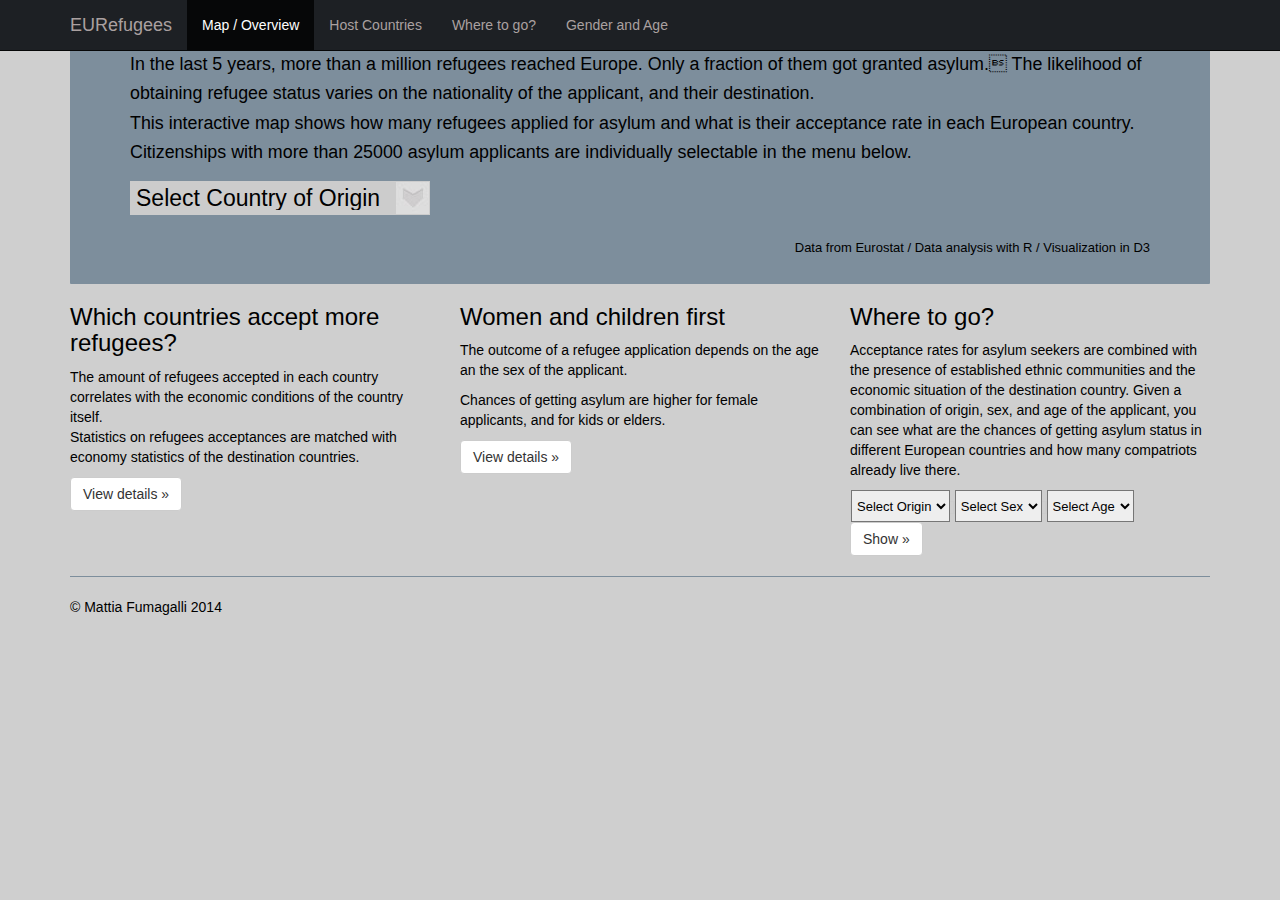
<file: D3/index.html>
<html lang="en-US">
    <head>
        <meta charset="UTF-8">
        <meta http-equiv="refresh" content="1;url=map.html">
        <script type="text/javascript">
            window.location.href = "map.html"
        </script>
        <title>Page Redirection</title>
    </head>
    <body>
        <!-- Note: don't tell people to `click` the link, just tell them that it is a link. -->
        If you are not redirected automatically, follow the <a href='map.html'>link</a>
    </body>
</html>
</file>
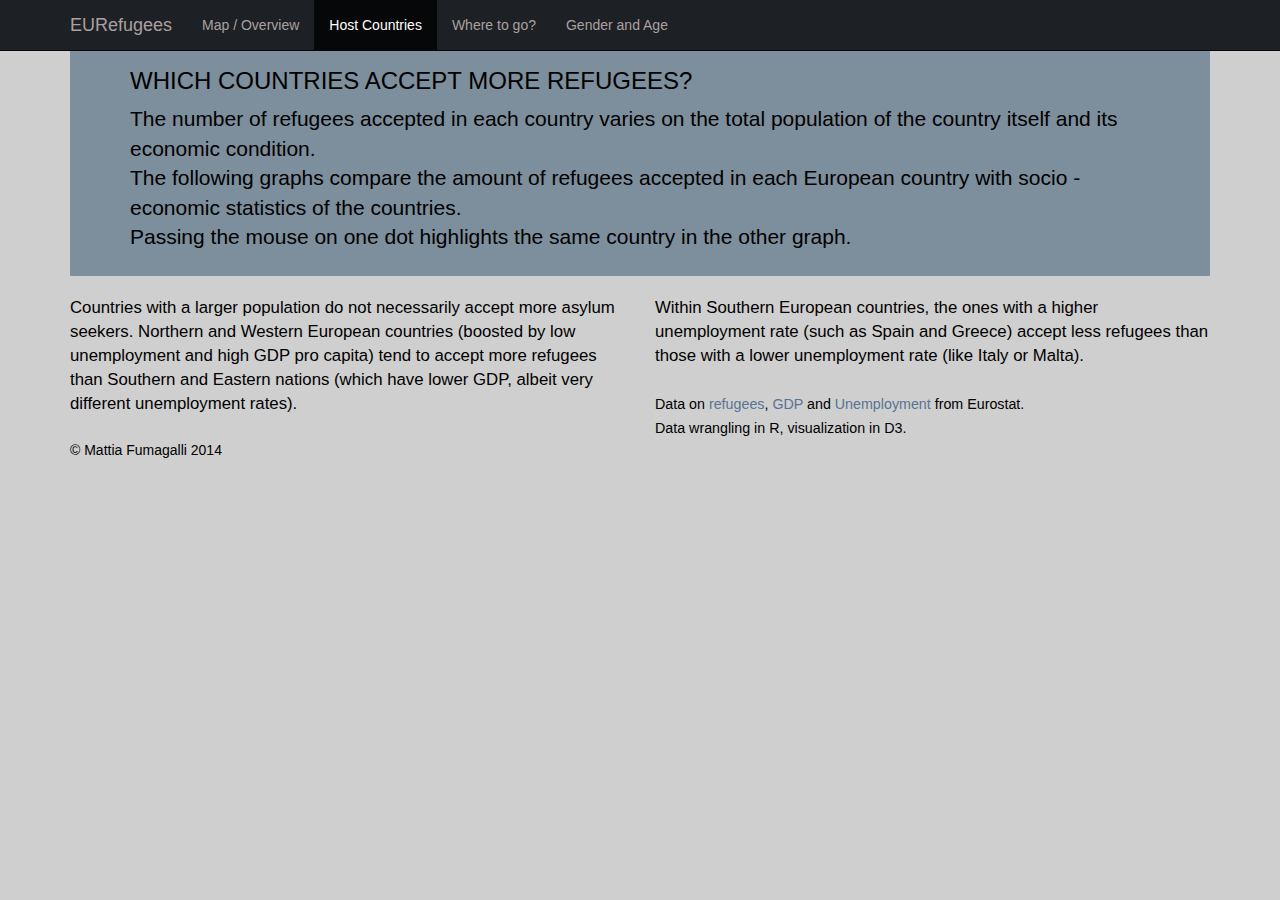
<file: D3/hosts.html>
<!DOCTYPE html>
<html lang="en">
  <head>
    <meta charset="utf-8">
    <meta http-equiv="X-UA-Compatible" content="IE=edge">
    <meta name="viewport" content="width=device-width, initial-scale=1">
    <meta name="description" content="">
    <meta name="author" content="">
    <link rel="icon" href="../../favicon.ico">

    <title>Two graphs on this page</title>

	<!-- Mattia's style for d3-->
	<link href="css/twographs.css" rel="stylesheet">

	
    <!-- Bootstrap core CSS -->
    <link href="css/bootstrap.min.css" rel="stylesheet">


	<!-- Optional theme -->
	<link rel="stylesheet" href="css/bootstrap-theme.min.css">

  </head>

  <body>

    <div class="navbar navbar-inverse navbar-fixed-top" role="navigation">
      <div class="container">
        <div class="navbar-header">
          <button type="button" class="navbar-toggle collapsed" data-toggle="collapse" data-target=".navbar-collapse">
            <span class="sr-only">Toggle navigation</span>
            <span class="icon-bar"></span>
            <span class="icon-bar"></span>
            <span class="icon-bar"></span>
          </button>
          <a class="navbar-brand" href="map.html">EURefugees</a>
                <ul class="nav navbar-nav">

          <li><a href="map.html">Map / Overview</a></li>
          <li class="active"><a href="hosts.html">Host Countries</a></li>
          <li><a href="table.html?CITIZEN=Afghanistan&SEX=Males&AGE=0-14">Where to go?</a></li>
          <li ><a href="sexage.html">Gender and Age</a></li>
			</ul>
        </div>
        </div><!--/.navbar-collapse -->
      </div>
    </div><!--/.navbar- -->


    <div class="container">
      <div class="jumbotron">
       <h3>WHICH COUNTRIES ACCEPT MORE REFUGEES?</h3>
        <p>
        
        The number of refugees accepted in each country varies on the total population of the country itself and its economic condition.
        <br>The following graphs compare the amount of refugees accepted in each European country with socio - economic statistics of the countries.
        <br>Passing the mouse on one dot highlights the same country in the other graph.
        
        </p>  		  
      </div>
    </div>

    <div class="container">
      <!-- Example row of columns -->
      <div class="row">

        <div class="col-md-6" id="area1">
        <br>
        </div>

        <div class="col-md-6"  id="area2">
        <br>
        </div>

		    <script src="http://d3js.org/d3.v3.min.js"></script>
  		    <script src="http://d3js.org/colorbrewer.v1.min.js"></script>
     		<script src="http://d3js.org/topojson.v1.min.js"></script>
     		<script src="js/twographs3.js"></script>


      </div>

      <div class="row">

        <div class="col-md-6">
        <big>
        Countries with a larger population do not necessarily accept more asylum seekers. 
        Northern and Western European countries (boosted by low unemployment and high GDP pro capita) tend to accept more refugees than 
        Southern and Eastern nations (which have lower GDP, albeit very different unemployment rates).
          <br>
            <br>
        </big>

        </div>

        <div class="col-md-6">
        <big>

        Within Southern European countries, the ones with a higher unemployment rate (such as Spain and Greece) accept less refugees
        than those with a lower unemployment rate (like Italy or Malta).
        
       <br>
       <br>
        
        <small>
        Data on <a href="http://epp.eurostat.ec.europa.eu/portal/page/portal/product_details/dataset?p_product_code=MIGR_ASYDCFSTA">refugees</a>, 
        <a href="http://appsso.eurostat.ec.europa.eu/nui/show.do?dataset=nama_gdp_c&lang=en">GDP</a> and 
        <a href="http://epp.eurostat.ec.europa.eu/portal/page/portal/employment_unemployment_lfs/data/main_tables">Unemployment</a> from Eurostat. <br>
        Data wrangling in R, visualization in D3.
        </small>        
        </big>

        </div>
      
      </div>



      <footer>
        <p>&copy; Mattia Fumagalli 2014</p>
      </footer>
    </div> <!-- /container -->


    <!-- Bootstrap core JavaScript
    ================================================== -->
    <!-- Placed at the end of the document so the pages load faster -->
    <script src="https://ajax.googleapis.com/ajax/libs/jquery/1.11.1/jquery.min.js"></script>
    <script src="js/bootstrap.min.js"></script>
    <!-- IE10 viewport hack for Surface/desktop Windows 8 bug -->
    <script src="js/ie10-viewport-bug-workaround.js"></script>
  </body>
</html>
</file>
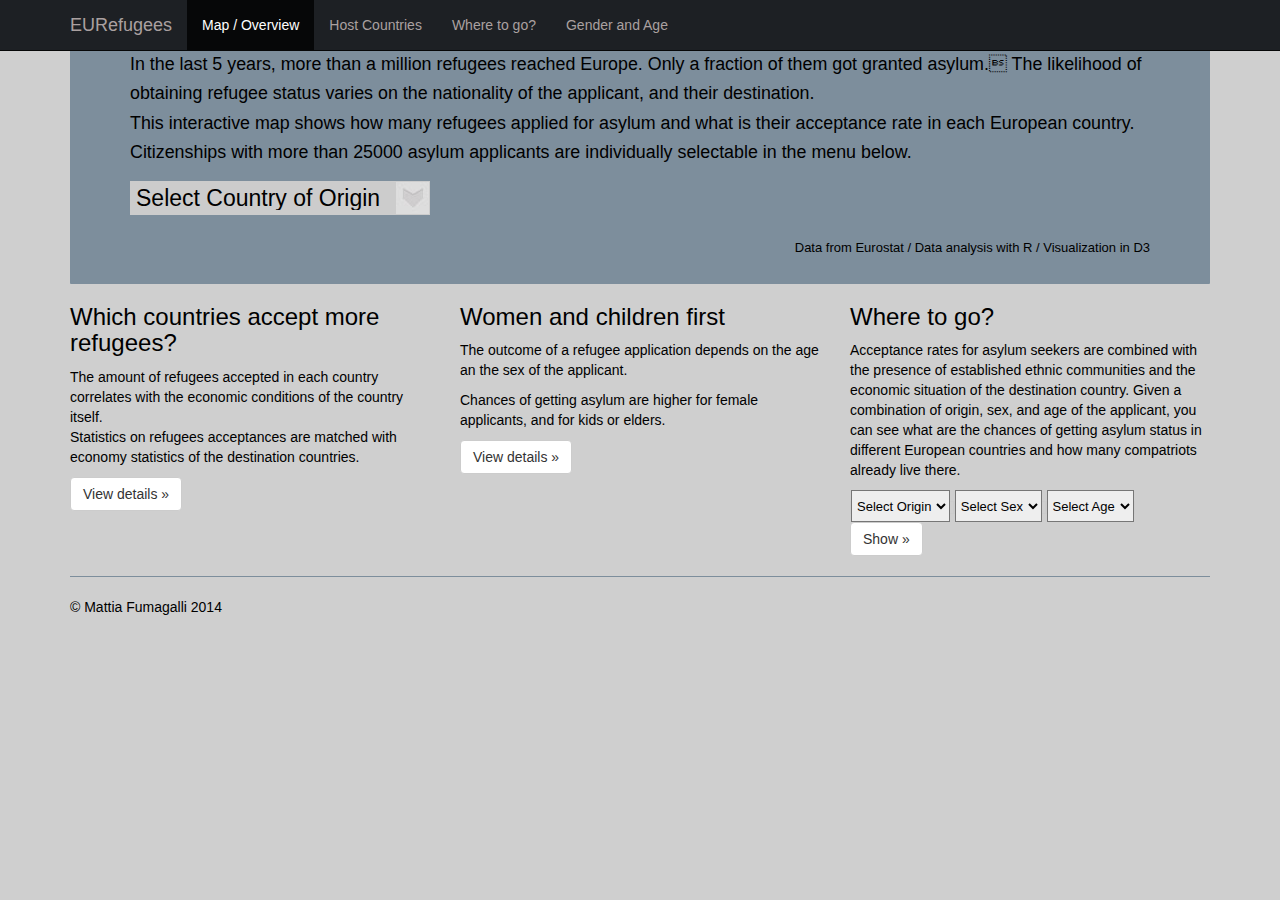
<file: D3/map.html>
<!DOCTYPE html>
<html lang="en">
  <head>
    <meta charset="utf-8">
    <meta http-equiv="X-UA-Compatible" content="IE=edge">
    <meta name="viewport" content="width=device-width, initial-scale=1">
    <meta name="description" content="">
    <meta name="author" content="">
    <link rel="icon" href="../../favicon.ico">

    <title>EURefugees</title>

	<!-- Mattia's style for d3-->
	<link href="css/special.css" rel="stylesheet">

    <!-- Bootstrap core CSS -->
    <link href="css/bootstrap.min.css" rel="stylesheet">

	<!-- Optional theme -->
	<link rel="stylesheet" href="css/bootstrap-theme.min.css">


    <script src="js/bootstrap.min.js"></script>

  </head>

  <body>

  <body>

    <div class="navbar navbar-inverse navbar-fixed-top" role="navigation">
      <div class="container">
        <div class="navbar-header">
          <button type="button" class="navbar-toggle collapsed" data-toggle="collapse" data-target=".navbar-collapse">
            <span class="sr-only">Toggle navigation</span>
            <span class="icon-bar"></span>
            <span class="icon-bar"></span>
            <span class="icon-bar"></span>
          </button>
            <ul class="nav navbar-nav">
          <a class="navbar-brand" href="map.html">EURefugees</a>

          <li  class="active"><a href="map.html">Map / Overview</a></li>
          <li><a href="hosts.html">Host Countries</a></li>
          <li><a href="table.html?CITIZEN=Afghanistan&SEX=Males&AGE=0-14">Where to go?</a></li>
          <li ><a href="sexage.html">Gender and Age</a></li>
			</ul>
        </div>
        </div><!--/.navbar-collapse -->
      </div>
    </div><!--/.navbar- -->

    <!-- Main jumbotron for a primary marketing message or call to action -->

      <div class="container">
    <div class="jumbotron">
        <p> <small>In the last 5 years, more than a million refugees reached Europe.
         Only a fraction of them got granted asylum. The likelihood of obtaining refugee status varies on the nationality of the applicant, and their destination.
		 <br>        
         This interactive map shows how many refugees applied for asylum and what is their acceptance rate in each European country.
         Citizenships with more than 25000 asylum applicants are individually selectable in the menu below.
         </small>
        </p>         

        <div id="containerd3" class="containerd3" style="height: 500px width: 500px">
              		    <div class="styled-select">
		    <select onchange="draw(topo)" id="metric">
	 			   <option selected disabled value="Total">Select Country of Origin</option>
		
		           <option  value="Total">Total</option>
		           <option class="select-dash" disabled="disabled">----</option>

		           <option  value="Afghanistan">Afghanistan</option>    
		           <option  value="Bangladesh">Bangladesh</option>
		           <option  value="China">China</option>
  		           <option  value="Congo">Congo</option>
		           <option  value="Eritrea">Eritrea</option>
		           <option  value="Georgia">Georgia</option>
				   <option  value="Guinea">Guinea</option>
		           <option  value="Kosovo">Kosovo</option>
		           <option  value="Iran">Iran</option>
		           <option  value="Iraq">Iraq</option>
		           <option  value="Macedonia">Macedonia</option>
		           <option  value="Nigeria">Nigeria</option>
			       <option  value="Pakistan">Pakistan</option>
		           <option  value="Russia">Russia</option>
		           <option  value="Serbia">Serbia</option>
		           <option  value="Somalia">Somalia</option>
		           <option  value="Syria">Syria</option>
		           <option  value="Turkey">Turkey</option>

			</select>
			</div>
		  </div>
		    <script src="http://d3js.org/d3.v3.min.js"></script>
  		    <script src="http://d3js.org/colorbrewer.v1.min.js"></script>
     		<script src="http://d3js.org/topojson.v1.min.js"></script>
     		<script src="js/refmap.js"></script> 
	  <p></p>
      <p align="right"> <font size=2> Data from Eurostat / Data analysis with R / Visualization in D3</font></p>

      </div>
    </div>

    <div class="container">
      <!-- Example row of columns -->
      <div class="row">
        <div class="col-md-4">
          <h3>Which countries accept more refugees?</h3>
          <p>The amount of refugees accepted in each country correlates with the economic conditions of the country itself.<br>
          Statistics on refugees acceptances are matched with economy statistics of the destination countries.
          </p>
          <p><a class="btn btn-default" href="hosts.html" role="button">View details &raquo;</a></p>
        </div>
        <div class="col-md-4">
          <h3>Women and children first</h3>
          <p>The outcome of a refugee application depends on the age an the sex of the applicant.</p>
          <p>Chances of getting asylum are higher for female applicants, and for kids or elders.</p>
          <p><a class="btn btn-default" href="sexage.html" role="button">View details &raquo;</a></p>
       </div>
        <div class="col-md-4">
          <h3>Where to go?</h3>
          <p>
      	  Acceptance rates for asylum seekers are combined
          with the presence of established ethnic communities and the economic situation of the destination country.
          Given a combination of origin, sex, and age of the applicant, you can see what are the chances of getting asylum status 
          in different European countries and how many compatriots
          already live there.
          </p>

<form action="table.html" method="get">
<span class="styled-select-bis" >

  <select name="CITIZEN">
    <option selected="selected" disabled>Select Origin</option>
		           <option  value="Afghanistan">Afghanistan</option>    
		           <option  value="Bangladesh">Bangladesh</option>
		           <option  value="China">China</option>
  		           <option  value="Congo">Congo</option>
		           <option  value="Eritrea">Eritrea</option>
		           <option  value="Georgia">Georgia</option>
				   <option  value="Guinea">Guinea</option>
		           <option  value="Kosovo">Kosovo</option>
		           <option  value="Iran">Iran</option>
		           <option  value="Iraq">Iraq</option>
		           <option  value="Macedonia">Macedonia</option>
		           <option  value="Nigeria">Nigeria</option>
			       <option  value="Pakistan">Pakistan</option>
		           <option  value="Russia">Russia</option>
		           <option  value="Serbia">Serbia</option>
		           <option  value="Somalia">Somalia</option>
		           <option  value="Syria">Syria</option>
		           <option  value="Turkey">Turkey</option>
  </select>
</span>
<span class="styled-select-bis">
  <select name="SEX">
    <option selected="selected" disabled>Select Sex</option>
    <option value="Males">Male</option>
    <option value="Females">Female</option>
  </select>
 </span>
<span class="styled-select-bis">
  <select name="AGE">
    <option selected="selected" disabled>Select Age</option>
    <option value="0-14">0-14</option>
    <option value="14-17">14-17</option>
    <option value="18-34">18-34</option>
    <option value="35-64">35-64</option>
    <option value="65-...">65-...</option>
  </select>
</span>
 <br>

<!---<input type="submit" name="submit" id="submit" />--->
        <button type="submit" name="submit" id="submit" class="btn btn-default">Show &raquo;</button>


</form>


        </div>

      </div>

      <hr>

      <footer>
        <p>&copy; Mattia Fumagalli 2014</p>
      </footer>
    </div> <!-- /container -->


    <!-- Bootstrap core JavaScript
    ================================================== -->
    <!-- Placed at the end of the document so the pages load faster
    <script src="https://ajax.googleapis.com/ajax/libs/jquery/1.11.1/jquery.min.js"></script> -->
    <!-- IE10 viewport hack for Surface/desktop Windows 8 bug -->
    <script src="js/ie10-viewport-bug-workaround.js"></script>
  </body>
</html>
</file>
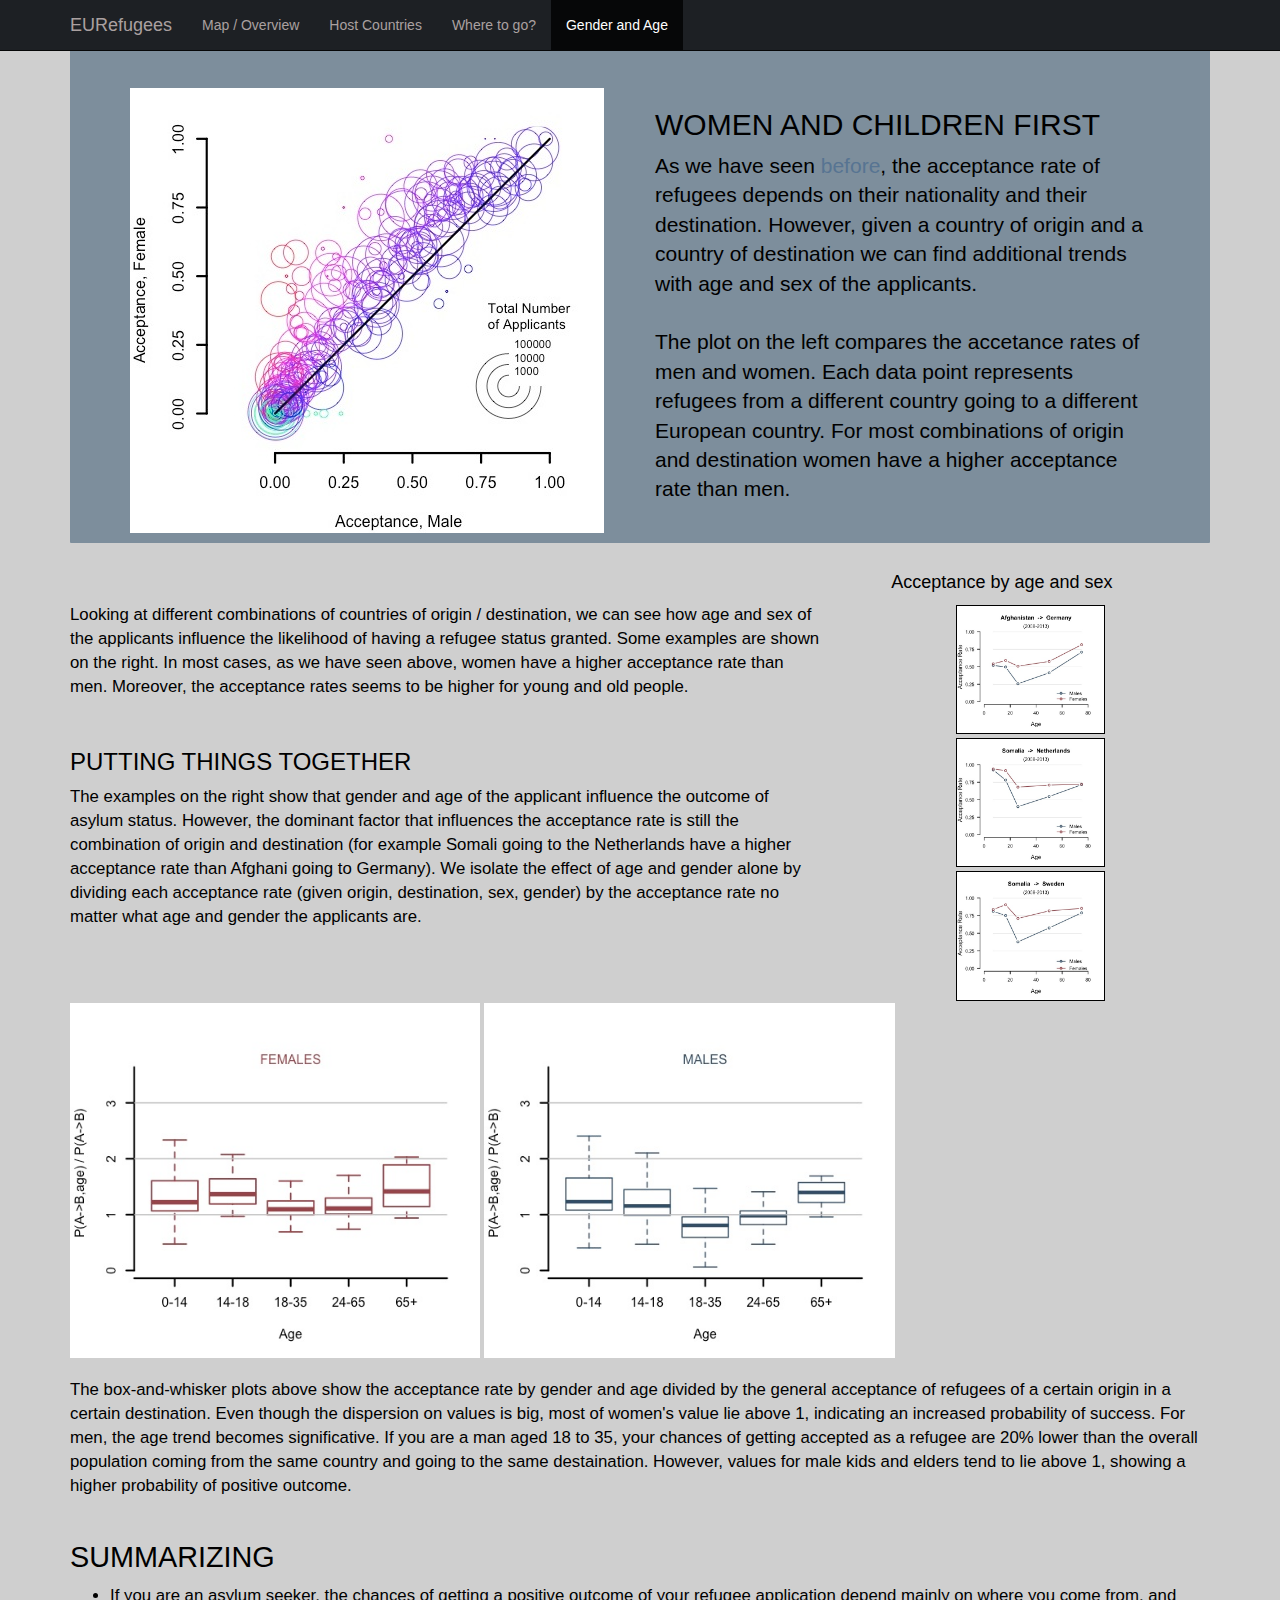
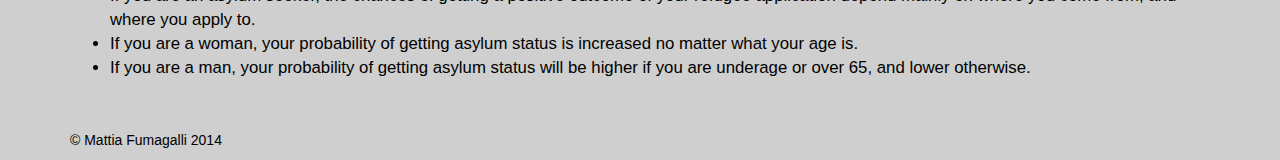
<file: D3/sexage.html>
<!DOCTYPE html>
<html lang="en">
  <head>
    <meta charset="utf-8">
    <meta http-equiv="X-UA-Compatible" content="IE=edge">
    <meta name="viewport" content="width=device-width, initial-scale=1">
    <meta name="description" content="">
    <meta name="author" content="">
    <link rel="icon" href="../../favicon.ico">

    <title>Gender and Age</title>

	<!-- Mattia's style for d3-->
	<link href="css/twographs.css" rel="stylesheet">
	
	<!-- Mattia's style for popups-->
	<link href="css/popup.css" rel="stylesheet">

	
    <!-- Bootstrap core CSS -->
    <link href="css/bootstrap.min.css" rel="stylesheet">


	<!-- Optional theme -->
	<link rel="stylesheet" href="css/bootstrap-theme.min.css">

  </head>

  <body>

    <div class="navbar navbar-inverse navbar-fixed-top" role="navigation">
      <div class="container">
        <div class="navbar-header">
          <button type="button" class="navbar-toggle collapsed" data-toggle="collapse" data-target=".navbar-collapse">
            <span class="sr-only">Toggle navigation</span>
            <span class="icon-bar"></span>
            <span class="icon-bar"></span>
            <span class="icon-bar"></span>
          </button>
          <a class="navbar-brand" href="map.html">EURefugees</a>
                <ul class="nav navbar-nav">

          <li><a href="map.html">Map / Overview</a></li>
          <li><a href="hosts.html">Host Countries</a></li>
          <li><a href="table.html?CITIZEN=Afghanistan&SEX=Males&AGE=0-14">Where to go?</a></li>
          <li class="active"><a href="sexage.html">Gender and Age</a></li>

			</ul>
        </div>
        </div><!--/.navbar-collapse -->
      </div>
    </div><!--/.navbar- -->


    <div class="container">
      <div class="jumbotron">
       <h4></h4>

		  <br>
      <div class="row">

        <div class="col-md-6" id="area1">
        <img alt="My Image" src="img/Rplot09.jpeg"  alt="name"  />
        </div>

        <div class="col-md-6"  id="area2">
        <h2>WOMEN AND CHILDREN FIRST</h2>
        <p>

        As we have seen <a href="map.html">before</a>, the acceptance rate of refugees depends on their nationality and their destination.
        
        However, given a country of origin and a country of destination we can find additional trends with age and sex of the applicants.
        <br>
        <br>

        The plot on the left compares the accetance rates of men and women. Each data point represents refugees from a different country 
        going to a different European country. 
        For most combinations of origin and destination women have a higher acceptance rate than men.

        </p> 
        </div>


      </div>
 		  
      </div>
    </div>

    <div class="container">
      <!-- Example row of columns -->
      <div class="row">
      
              <div class="col-md-8"  id="area2">
        <br>
        <br>
        <br>
        <p><big>
        Looking at different combinations of countries of origin / destination, we can see how age and sex of the applicants influence the likelihood of having a 
        refugee status granted. Some examples are shown on the right. In most cases, as we have seen above, women have a higher acceptance rate than men. Moreover, the acceptance rates seems to be higher
        for young and old people.
      	</big></p>

		<br>
		<h3>PUTTING THINGS TOGETHER</h3>
        <p><big>
        The examples on the right show that gender and age of the applicant influence the outcome of asylum status.
        However, the dominant factor that influences the acceptance rate is still the combination of origin and destination
        (for example Somali going to the Netherlands have a higher acceptance rate than Afghani going to Germany).
        We isolate the effect of age and gender alone by dividing each acceptance rate (given origin, destination, sex, gender)
        by the acceptance rate no matter what age and gender the applicants are.
 		<br>

      	</big></p>

        
        </div>




        <div class="col-md-3" id="" align="right">
        	<br>
        	<h4>Acceptance by age and sex</h3>
			<div id="thumb3wrap" align="right">
				<a class="thumb3" href="#"><img src="img/Rplot03.jpeg" width="60%" height="60%" alt=""><span><img src="img/Rplot03.jpeg" alt=""></span></a>
				<a class="thumb3" href="#"><img src="img/Rplot04.jpeg" width="60%" height="60%" alt=""><span><img src="img/Rplot04.jpeg" alt=""></span></a>
				<a class="thumb3" href="#"><img src="img/Rplot02.jpeg" width="60%" height="60%" alt=""><span><img src="img/Rplot02.jpeg" alt=""></span></a>

			</div>        
		</div>

              <div class="col-md-1"  id="area2">
        <br>
        </div>


      </div>
      <div class="row">
      
              <div class="col-md-12"  id="area2">
	

        <img alt="My Image" src="img/Rplot07.jpeg"  width="36%" height="36%" alt="name" border="1px" solid="#000"  />         <img alt="My Image" src="img/Rplot06.jpeg" width="36%" height="36%"  alt="name" border="1px" solid="#000" />
		<br>
		<br>

		 <p><big>The box-and-whisker plots above show the acceptance rate by gender and age divided by the general 
		 acceptance of refugees of a certain origin in a certain destination.
		 Even though the dispersion on values is big, most of women's value lie above 1, indicating an increased probability of success.
		 For men, the age trend becomes significative. 
		 If you are a man aged 18 to 35, your chances of getting accepted as a refugee are 20% lower than the overall 
		 population coming from the same country and going to the same destaination.
		 However, values for male kids and elders tend to lie above 1, showing a higher probability of positive outcome.
		 
		<br>
		<br>		 
		 <h3>SUMMARIZING</h3>
		<ul>
		<li>If you are an asylum seeker, the chances of getting a positive outcome of your refugee application depend mainly on where you come from, and where you apply to.
		</li>
		<li>If you are a woman, your probability of getting asylum status is increased no matter what your age is.</li>
		<li>If you are a man, your probability of getting asylum status will be higher if you are underage or over 65, and lower otherwise.</li>
		</ul>
		 </big>
		</p>
		<br>		 
		<br>		 

        </div>


      </div>
      <footer>
        <p>&copy; Mattia Fumagalli 2014</p>
      </footer>
    </div> <!-- /container -->


    <!-- Bootstrap core JavaScript
    ================================================== -->
    <!-- Placed at the end of the document so the pages load faster -->
    <script src="js/bootstrap.min.js"></script>
    <!-- IE10 viewport hack for Surface/desktop Windows 8 bug 
    <script src="js/ie10-viewport-bug-workaround.js"></script>
 
  </body>
</html>
</file>
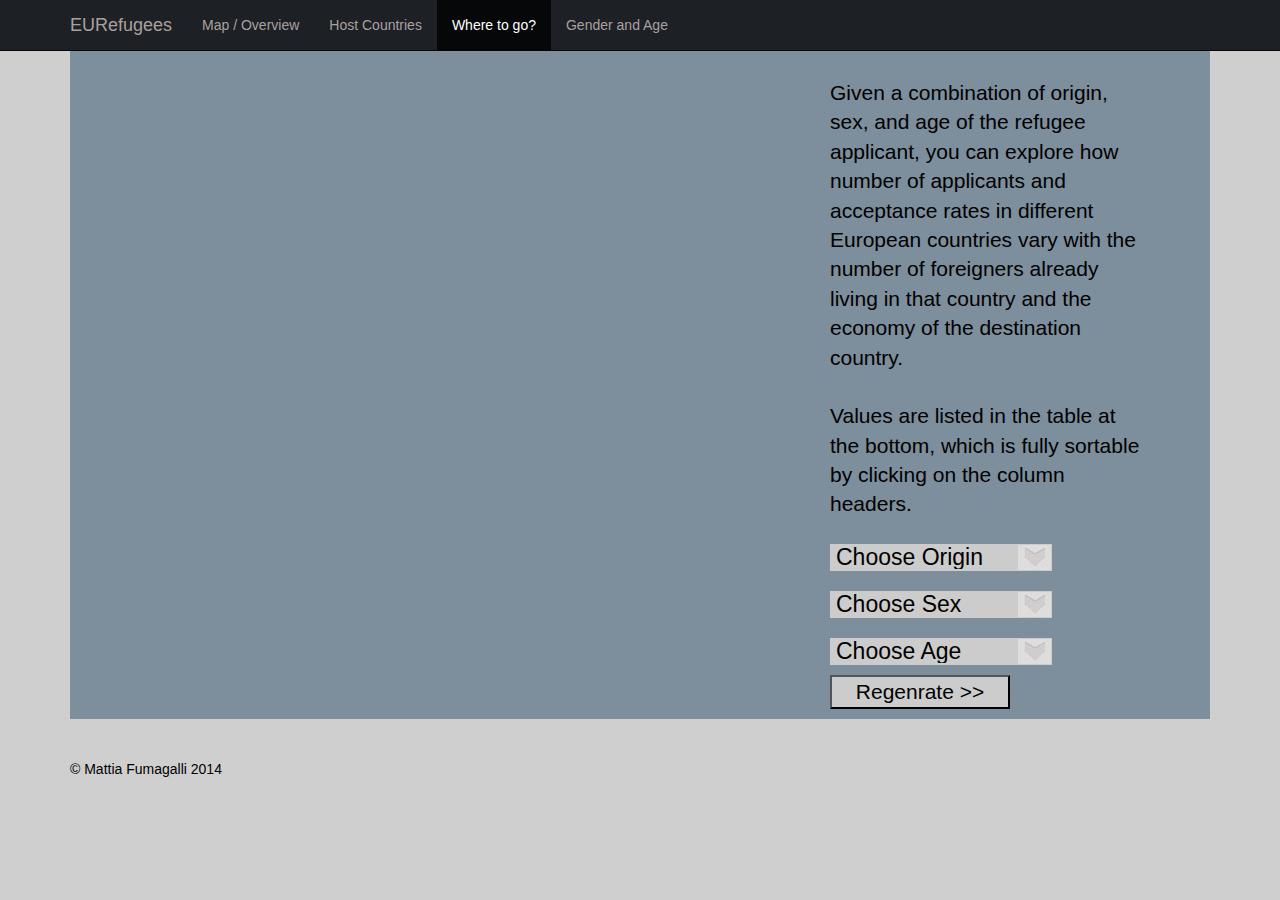
<file: D3/table.html>
<!DOCTYPE html>
<html lang="en">
  <head>
    <meta charset="utf-8">
    <meta http-equiv="X-UA-Compatible" content="IE=edge">
    <meta name="viewport" content="width=device-width, initial-scale=1">
    <meta name="description" content="">
    <meta name="author" content="">
    <link rel="icon" href="../../favicon.ico">

    <title>Table</title>


	
	<!-- Mattia's style for d3-->
	<link href="css/special.css" rel="stylesheet">

    <!-- Bootstrap core CSS -->
    <link href="css/bootstrap.min.css" rel="stylesheet">

	<!-- Mattia's style for graphs-->
    <link href="css/twographs.css" rel="stylesheet">

	<!-- Optional theme -->
	<link rel="stylesheet" href="css/bootstrap-theme.min.css">



    <script src="http://d3js.org/d3.v3.min.js"></script>
    <script src="http://d3js.org/colorbrewer.v1.min.js"></script>

	<!-- Mattia's style for table-->
    <link href="css/table.css" rel="stylesheet">

	<!-- Mattia's style for select form-->
    <link href="css/select.css" rel="stylesheet">

  </head>

  <body>

    <div class="navbar navbar-inverse navbar-fixed-top" role="navigation">
      <div class="container">
        <div class="navbar-header">
          <button type="button" class="navbar-toggle collapsed" data-toggle="collapse" data-target=".navbar-collapse">
            <span class="sr-only">Toggle navigation</span>
            <span class="icon-bar"></span>
            <span class="icon-bar"></span>
            <span class="icon-bar"></span>
          </button>
          <a class="navbar-brand" href="map.html">EURefugees</a>
            <ul class="nav navbar-nav">

          <li><a href="map.html">Map / Overview</a></li>
          <li><a href="hosts.html">Host Countries</a></li>
          <li class="active"><a href="table.html?CITIZEN=Afghanistan&SEX=Males&AGE=0-14">Where to go?</a></li>
          <li ><a href="sexage.html">Gender and Age</a></li>
			</ul>
        </div>
        </div><!--/.navbar-collapse -->
      </div>
    </div><!--/.navbar- -->

    <!-- Main jumbotron for a primary marketing message or call to action -->

    <div class="container">
      <div class="jumbotron">
      <div class="row">

        <div class="col-md-6"  id="area2">
        <br>
        
        </div>

		<script src="js/graphontable.js"></script>


        <div class="col-md-2"  id="areabuffer">
        
        </div>

	
	    <div class="col-md-4"  id="area1">
		<br>
		<p>
		Given a combination of origin, sex, and age of the refugee applicant, you can explore 
		how number of applicants and acceptance rates in different European countries vary with
        the number of foreigners already living in that country and the economy of the destination country.
       
       <br>
       <br>
		Values are listed in the table at the bottom, which is fully sortable by clicking on the column headers.       
       
        
        <p>
   					   	<form action="table.html" method="get">
						<span class="styled-select">
				
					  <select name="CITIZEN">
				    <option selected="selected" disabled>Choose Origin</option>
						           <option  value="Afghanistan">Afghanistan</option>    
						           <option  value="Bangladesh">Bangladesh</option>
						           <option  value="China">China</option>
				  		           <option  value="Congo">Congo</option>
						           <option  value="Eritrea">Eritrea</option>
						           <option  value="Georgia">Georgia</option>
								   <option  value="Guinea">Guinea</option>
						           <option  value="Kosovo">Kosovo</option>
						           <option  value="Iran">Iran</option>
						           <option  value="Iraq">Iraq</option>
		           				   <option  value="Macedonia">Macedonia</option>
						           <option  value="Nigeria">Nigeria</option>
							       <option  value="Pakistan">Pakistan</option>
						           <option  value="Russia">Russia</option>
						           <option  value="Serbia">Serbia</option>
						           <option  value="Somalia">Somalia</option>
						           <option  value="Syria">Syria</option>
						           <option  value="Turkey">Turkey</option>
				  </select>
				</span>
				<br>
				<span class="styled-select">
				  <select name="SEX">
				    <option selected="selected" disabled>Choose Sex</option>
				    <option value="Males">Male</option>
				    <option value="Females">Female</option>
				  </select>
				 </span>
				 <br>
				<span class="styled-select">
				  <select name="AGE">
				    <option selected="selected" disabled>Choose Age</option>
				    <option value="0-14">0-14</option>
				    <option value="14-17">14-17</option>
				    <option value="18-34">18-34</option>
				    <option value="35-64">35-64</option>
				    <option value="65-...">65-...</option>
				  </select>
				</span>
				
				<br>
				<input type="submit" name="submit" value="Regenrate >>" id="submit" />
				
				</form>

   </div>

   </div>


      </div>  <!-- jumbotron  -->
   </div> <!--  container -->




    <div class="container">
      <!-- Example row of columns -->
      <div class="row">

       <div class="col-md-2"  id="areabuffer">
       
       </div>


       <div class="col-md-8" id="areatable">

		<br>
		<br>
       <table id="tablecountries" class="tablematt">

	   <thead>
	   </thead>
		   
		    <tbody></tbody>
		</table>
        </div>

       <div class="col-md-2"  id="areabuffer">
       
       </div>


       </div> 

   
      <footer>
        <p>&copy; Mattia Fumagalli 2014</p>
      </footer>
    </div> <!-- /container -->
    <script src="js/table.js"></script>


    <!-- Bootstrap core JavaScript
    ================================================== -->
    <!-- Placed at the end of the document so the pages load faster -->
    <script src="https://ajax.googleapis.com/ajax/libs/jquery/1.11.1/jquery.min.js"></script>
    <script src="js/bootstrap.min.js"></script>
    <!-- IE10 viewport hack for Surface/desktop Windows 8 bug -->
        <script src="js/ie10-viewport-bug-workaround.js"></script>

  </body>
</html>
</file>
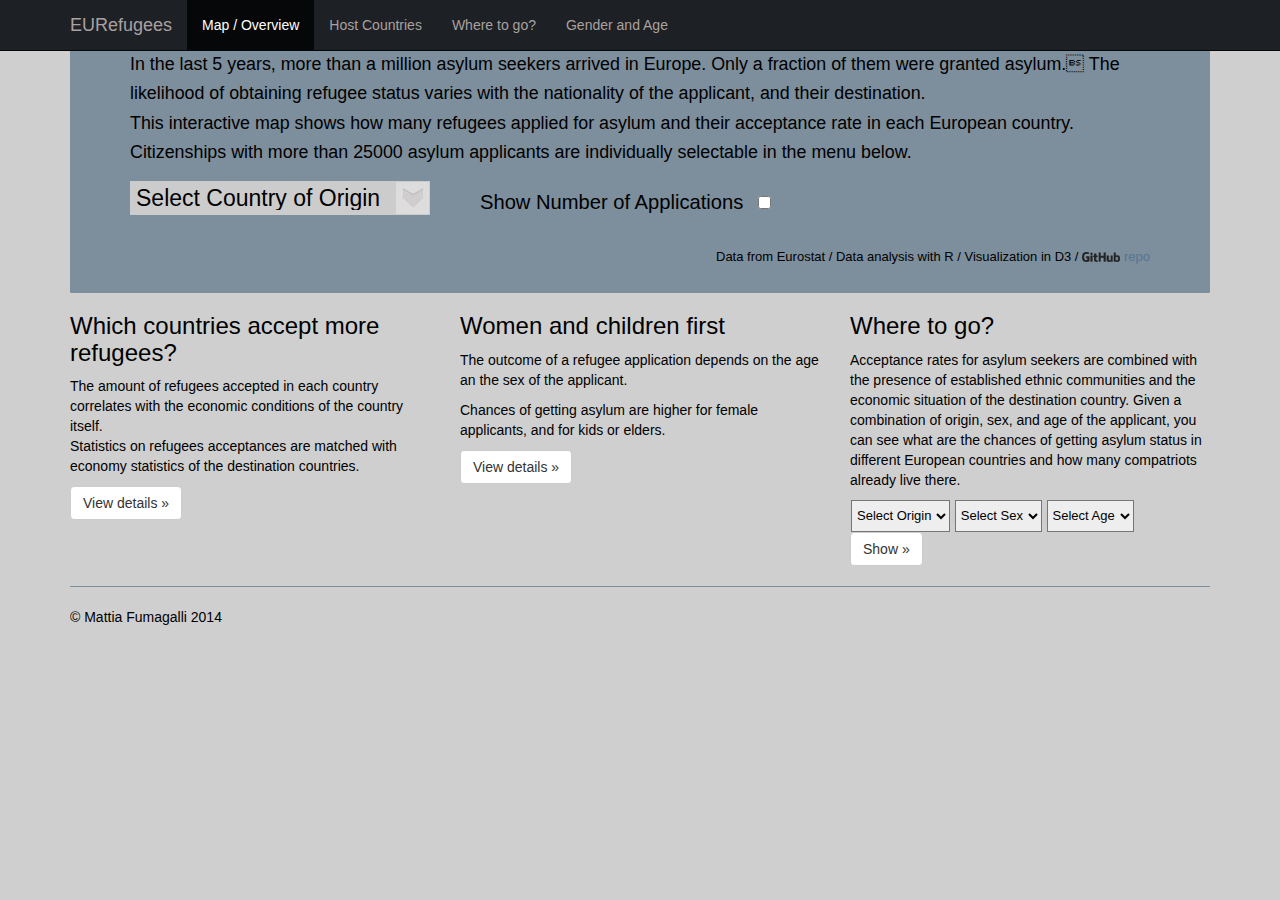
<file: Web/map.html>
<!DOCTYPE html>
<html lang="en">
  <head>
    <meta charset="utf-8">
    <meta http-equiv="X-UA-Compatible" content="IE=edge">
    <meta name="viewport" content="width=device-width, initial-scale=1">
    <meta name="description" content="">
    <meta name="author" content="">
    <link rel="icon" href="../../favicon.ico">

    <title>EURefugees</title>

	<!-- Mattia's style for d3-->
	<link href="css/special.css" rel="stylesheet">

    <!-- Bootstrap core CSS -->
    <link href="css/bootstrap.min.css" rel="stylesheet">

	<!-- Optional theme -->
	<link rel="stylesheet" href="css/bootstrap-theme.min.css">


    <script src="js/bootstrap.min.js"></script>

  </head>

  <body>

  <body>

    <div class="navbar navbar-inverse navbar-fixed-top" role="navigation">
      <div class="container">
        <div class="navbar-header">
          <button type="button" class="navbar-toggle collapsed" data-toggle="collapse" data-target=".navbar-collapse">
            <span class="sr-only">Toggle navigation</span>
            <span class="icon-bar"></span>
            <span class="icon-bar"></span>
            <span class="icon-bar"></span>
          </button>
            <ul class="nav navbar-nav">
          <a class="navbar-brand" href="map.html">EURefugees</a>

          <li  class="active"><a href="map.html">Map / Overview</a></li>
          <li><a href="hosts.html">Host Countries</a></li>
          <li><a href="table.html?CITIZEN=Afghanistan&SEX=Males&AGE=0-14">Where to go?</a></li>
          <li ><a href="sexage.html">Gender and Age</a></li>
			</ul>
        </div>
        </div><!--/.navbar-collapse -->
      </div>
    </div><!--/.navbar- -->

    <!-- Main jumbotron for a primary marketing message or call to action -->

      <div class="container">
    <div class="jumbotron">
        <p> <small>In the last 5 years, more than a million asylum seekers arrived in Europe.
         Only a fraction of them were granted asylum. 
         The likelihood of obtaining refugee status varies with the nationality of the applicant, and their destination.
		 <br>        
         This interactive map shows how many refugees applied for asylum and their acceptance rate in each European country.
         Citizenships with more than 25000 asylum applicants are individually selectable in the menu below.
         </small>
        </p>         
      <div class="row">
        <div class="col-lg-4">
		              		<div class="styled-select">
		    	  <select onchange="draw(topo)" id="metric">
	 			   <option selected disabled value="Total">Select Country of Origin</option>
		
		           <option  value="Total">Total</option>
		           <option class="select-dash" disabled="disabled">----</option>

		           <option  value="Afghanistan">Afghanistan</option>    
		           <option  value="Bangladesh">Bangladesh</option>
		           <option  value="China">China</option>
  		           <option  value="Congo">Congo</option>
		           <option  value="Eritrea">Eritrea</option>
		           <option  value="Georgia">Georgia</option>
				   <option  value="Guinea">Guinea</option>
		           <option  value="Kosovo">Kosovo</option>
		           <option  value="Iran">Iran</option>
		           <option  value="Iraq">Iraq</option>
		           <option  value="Macedonia">Macedonia</option>
		           <option  value="Nigeria">Nigeria</option>
			       <option  value="Pakistan">Pakistan</option>
		           <option  value="Russia">Russia</option>
		           <option  value="Serbia">Serbia</option>
		           <option  value="Somalia">Somalia</option>
		           <option  value="Syria">Syria</option>
		           <option  value="Turkey">Turkey</option>

					</select>
	
					</div>

		</div>
		<div class="col-lg-4">
						<div class="checkboxtext"><big><big>Show Number of Applications&nbsp&nbsp</big></big>
			    	<input type="checkbox" id="checkpop"  onchange="draw(topo)"/> </div>
	
		</div>
	</div>
					
					
	        <div id="containerd3" class="containerd3" style="height: 500px width: 500px">
				
		  </div>
			

		    <script src="http://d3js.org/d3.v3.min.js"></script>
  		    <script src="http://d3js.org/colorbrewer.v1.min.js"></script>
     		<script src="http://d3js.org/topojson.v1.min.js"></script>
     		<script src="js/refmap.js"></script> 
	  <p></p>
      <p align="right"> <font size=2.5> Data from Eurostat / Data analysis with R / Visualization in D3  / 
      <a href="https://github.com/mattiaf/EURef"> <img height="10" src="img/GitHub-Logo.png" /> repo </a>
 </font></p>

      </div>
    </div>

    <div class="container">
      <!-- Example row of columns -->
      <div class="row">
        <div class="col-md-4">
          <h3>Which countries accept more refugees?</h3>
          <p>The amount of refugees accepted in each country correlates with the economic conditions of the country itself.<br>
          Statistics on refugees acceptances are matched with economy statistics of the destination countries.
          </p>
          <p><a class="btn btn-default" href="hosts.html" role="button">View details &raquo;</a></p>
        </div>
        <div class="col-md-4">
          <h3>Women and children first</h3>
          <p>The outcome of a refugee application depends on the age an the sex of the applicant.</p>
          <p>Chances of getting asylum are higher for female applicants, and for kids or elders.</p>
          <p><a class="btn btn-default" href="sexage.html" role="button">View details &raquo;</a></p>
       </div>
        <div class="col-md-4">
          <h3>Where to go?</h3>
          <p>
      	  Acceptance rates for asylum seekers are combined
          with the presence of established ethnic communities and the economic situation of the destination country.
          Given a combination of origin, sex, and age of the applicant, you can see what are the chances of getting asylum status 
          in different European countries and how many compatriots
          already live there.
          </p>

<form action="table.html" method="get">
<span class="styled-select-bis" >

  <select name="CITIZEN">
    <option selected="selected" disabled>Select Origin</option>
		           <option  value="Afghanistan">Afghanistan</option>    
		           <option  value="Bangladesh">Bangladesh</option>
		           <option  value="China">China</option>
  		           <option  value="Congo">Congo</option>
		           <option  value="Eritrea">Eritrea</option>
		           <option  value="Georgia">Georgia</option>
				   <option  value="Guinea">Guinea</option>
		           <option  value="Kosovo">Kosovo</option>
		           <option  value="Iran">Iran</option>
		           <option  value="Iraq">Iraq</option>
		           <option  value="Macedonia">Macedonia</option>
		           <option  value="Nigeria">Nigeria</option>
			       <option  value="Pakistan">Pakistan</option>
		           <option  value="Russia">Russia</option>
		           <option  value="Serbia">Serbia</option>
		           <option  value="Somalia">Somalia</option>
		           <option  value="Syria">Syria</option>
		           <option  value="Turkey">Turkey</option>
  </select>
</span>
<span class="styled-select-bis">
  <select name="SEX">
    <option selected="selected" disabled>Select Sex</option>
    <option value="Males">Male</option>
    <option value="Females">Female</option>
  </select>
 </span>
<span class="styled-select-bis">
  <select name="AGE">
    <option selected="selected" disabled>Select Age</option>
    <option value="0-14">0-14</option>
    <option value="14-17">14-17</option>
    <option value="18-34">18-34</option>
    <option value="35-64">35-64</option>
    <option value="65-...">65-...</option>
  </select>
</span>
 <br>

<!---<input type="submit" name="submit" id="submit" />--->
        <button type="submit" name="submit" id="submit" class="btn btn-default">Show &raquo;</button>


</form>


        </div>

      </div>

      <hr>

      <footer>
        <p>&copy; Mattia Fumagalli 2014</p>
      </footer>
    </div> <!-- /container -->


    <!-- Bootstrap core JavaScript
    ================================================== -->
    <!-- Placed at the end of the document so the pages load faster-->
    <script src="https://ajax.googleapis.com/ajax/libs/jquery/1.11.1/jquery.min.js"></script> 
    <!-- IE10 viewport hack for Surface/desktop Windows 8 bug -->
    <script src="js/ie10-viewport-bug-workaround.js"></script>
  </body>
</html>
</file>
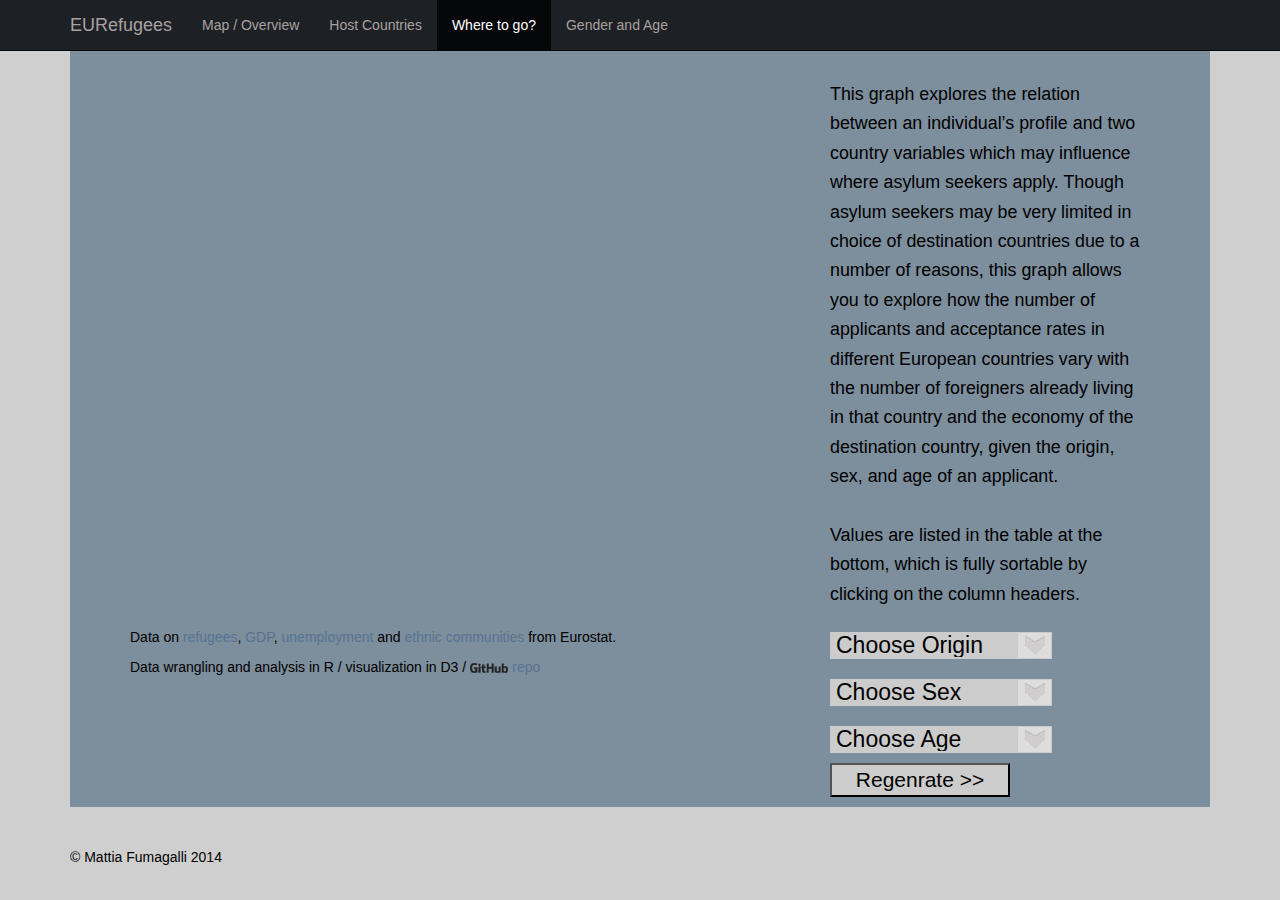
<file: Web/table.html>
<!DOCTYPE html>
<html lang="en">
  <head>
    <meta charset="utf-8">
    <meta http-equiv="X-UA-Compatible" content="IE=edge">
    <meta name="viewport" content="width=device-width, initial-scale=1">
    <meta name="description" content="">
    <meta name="author" content="">
    <link rel="icon" href="../../favicon.ico">

    <title>EURefugees</title>


	
	<!-- Mattia's style for d3-->
	<link href="css/special.css" rel="stylesheet">

    <!-- Bootstrap core CSS -->
    <link href="css/bootstrap.min.css" rel="stylesheet">

	<!-- Mattia's style for graphs-->
    <link href="css/twographs.css" rel="stylesheet">

	<!-- Optional theme -->
	<link rel="stylesheet" href="css/bootstrap-theme.min.css">



    <script src="http://d3js.org/d3.v3.min.js"></script>
    <script src="http://d3js.org/colorbrewer.v1.min.js"></script>

	<!-- Mattia's style for table-->
    <link href="css/table.css" rel="stylesheet">

	<!-- Mattia's style for select form-->
    <link href="css/select.css" rel="stylesheet">

  </head>

  <body>

    <div class="navbar navbar-inverse navbar-fixed-top" role="navigation">
      <div class="container">
        <div class="navbar-header">
          <button type="button" class="navbar-toggle collapsed" data-toggle="collapse" data-target=".navbar-collapse">
            <span class="sr-only">Toggle navigation</span>
            <span class="icon-bar"></span>
            <span class="icon-bar"></span>
            <span class="icon-bar"></span>
          </button>
          <a class="navbar-brand" href="map.html">EURefugees</a>
            <ul class="nav navbar-nav">

          <li><a href="map.html">Map / Overview</a></li>
          <li><a href="hosts.html">Host Countries</a></li>
          <li class="active"><a href="table.html?CITIZEN=Afghanistan&SEX=Males&AGE=0-14">Where to go?</a></li>
          <li ><a href="sexage.html">Gender and Age</a></li>
			</ul>
        </div>
        </div><!--/.navbar-collapse -->
      </div>
    </div><!--/.navbar- -->

    <!-- Main jumbotron for a primary marketing message or call to action -->

    <div class="container">
      <div class="jumbotron">
      <div class="row">

        <div class="col-lg-8"  id="area2">
        	<br>
        </div>
		<script src="js/graphontable.js"></script>

	    <div class="col-lg-4"  id="area1">
			<br>
			<p>
			<small>
	        This graph explores the relation between an individual’s profile and two country variables which may influence where asylum seekers apply.
	        Though asylum seekers may be very limited in choice of destination countries due to a number of reasons, 
	        this graph allows you to explore how the number of applicants and acceptance rates in different European countries vary with the number of foreigners 
			already living in that country and the economy of the destination country, given the origin, sex, and age of an applicant.
	        <br> <br>
			Values are listed in the table at the bottom, which is fully sortable by clicking on the column headers.       
	       </small>
	        </p>
	        
	   	

	    </div><!---cell--->

   	</div> <!---row--->

    <div class="row">

        <div class="col-lg-8">
	                Data on <a href="http://epp.eurostat.ec.europa.eu/portal/page/portal/product_details/dataset?p_product_code=MIGR_ASYDCFSTA">refugees</a>, 
	        <a href="http://appsso.eurostat.ec.europa.eu/nui/show.do?dataset=nama_gdp_c&lang=en">GDP</a>,
	        <a href="http://epp.eurostat.ec.europa.eu/portal/page/portal/employment_unemployment_lfs/data/main_tables">unemployment</a> and 
	        <a href="http://appsso.eurostat.ec.europa.eu/nui/show.do?dataset=migr_pop1ctz&lang=en">ethnic communities</a>
	        from Eurostat. <br>
	        Data wrangling and analysis in R / visualization in D3 / <a href="https://github.com/mattiaf/EURef"> <img height="10" src="img/GitHub-Logo.png" /> repo </a>

        </div>

       <div class="col-lg-4"">
	<form action="table.html" method="get">
							<span class="styled-select">
					
						 <select name="CITIZEN">
					    <option selected="selected" disabled>Choose Origin</option>
							           <option  value="Afghanistan">Afghanistan</option>    
							           <option  value="Bangladesh">Bangladesh</option>
							           <option  value="China">China</option>
					  		           <option  value="Congo">Congo</option>
							           <option  value="Eritrea">Eritrea</option>
							           <option  value="Georgia">Georgia</option>
									   <option  value="Guinea">Guinea</option>
							           <option  value="Kosovo">Kosovo</option>
							           <option  value="Iran">Iran</option>
							           <option  value="Iraq">Iraq</option>
			           				   <option  value="Macedonia">Macedonia</option>
							           <option  value="Nigeria">Nigeria</option>
								       <option  value="Pakistan">Pakistan</option>
							           <option  value="Russia">Russia</option>
							           <option  value="Serbia">Serbia</option>
							           <option  value="Somalia">Somalia</option>
							           <option  value="Syria">Syria</option>
							           <option  value="Turkey">Turkey</option>
					  </select>
					</span>
					<br>
					<span class="styled-select">
					  <select name="SEX">
					    <option selected="selected" disabled>Choose Sex</option>
					    <option value="Males">Male</option>
					    <option value="Females">Female</option>
					  </select>
					 </span>
					 <br>
					<span class="styled-select">
					  <select name="AGE">
					    <option selected="selected" disabled>Choose Age</option>
					    <option value="0-14">0-14</option>
					    <option value="14-17">14-17</option>
					    <option value="18-34">18-34</option>
					    <option value="35-64">35-64</option>
					    <option value="65-...">65-...</option>
					  </select>
					</span>
					
					<br>
					<input type="submit" name="submit" value="Regenrate >>" id="submit" />
					
			  </form>
        </div>


   </div>  <!---row--->
      
      </div>  <!-- jumbotron  -->
   </div> <!--  container -->




    <div class="container">
      <!-- Example row of columns -->
      <div class="row">

       <div class="col-md-2"  id="areabuffer">
       
       </div>


       <div class="col-md-8" id="areatable">

		<br>
		<br>
       <table id="tablecountries" class="tablematt">

	   <thead>
	   </thead>
		   
		    <tbody></tbody>
		</table>
        </div>

       <div class="col-md-2"  id="areabuffer">
       
       </div>


       </div> 

   
      <footer>
        <p>&copy; Mattia Fumagalli 2014</p>
      </footer>
    </div> <!-- /container -->
    <script src="js/table.js"></script>


    <!-- Bootstrap core JavaScript
    ================================================== -->
    <!-- Placed at the end of the document so the pages load faster -->
    <script src="https://ajax.googleapis.com/ajax/libs/jquery/1.11.1/jquery.min.js"></script>
    <script src="js/bootstrap.min.js"></script>
    <!-- IE10 viewport hack for Surface/desktop Windows 8 bug -->
        <script src="js/ie10-viewport-bug-workaround.js"></script>

  </body>
</html>
</file>
<file: D3/css/twographs.css>
body {
  font: 11px sans-serif;
}

.axis path,
.axis line {
  fill: none;
  stroke: #000;
  shape-rendering: crispEdges;
}

.dot {
  stroke: #000;
  opacity: 0.8;
}

.tooltip {
  background: #577492;
  position: absolute;
  font-size: 19px;
  color: #dfdfdf;
  pointer-events: none;
}

.tooltip text{
    font-family: sans-serif;
    font-size: 13;

}

.axis line {
    fill: none;
    stroke: black;
    shape-rendering: crispEdges;
}

.axis text {
    font-family: sans-serif;
    font-size: 15px;
}

.label {
    font-family: sans-serif;
    font-size: 19px;
}
</file>
<file: D3/css/special.css>
.graticule{
  fill: none;
  stroke: #bbb;
  stroke-width: .5px;
  stroke-opacity: .5;
}

.country{
  stroke: #000;
  stroke-width: 0.4px;
  fill: #000;
  visibility: "hidden"
}

.highlight{
  stroke: #fff;
  stroke-width: 4.5px;
}

.texttitle{
  font-size:40px;
  text-transform:capitalize;
}

.text{
  font-size:10px;
  text-transform:capitalize;
}

  
.containerd3 {
// margin:0 10%;
 // border:0px solid #000;
  //border-radius: 5px;

  overflow:hidden;
  background: #7D8E9C;
}
.hidden { 
  display: none; 
}
div.tooltip {
  color: #222; 
  padding: .5em; 
  text-shadow: #f5f5f5 0 1px 0;
  border-radius: 2px; 
  box-shadow: 0px 0px 2px 0px #a6a6a6; 
  opacity: 1.0; 
  position: absolute;
  background: #f5f5f5; // #F0F8FF;

}

#legend {
    padding: 1.5em 0 0 1.5em;
}

.pointmap {
  fill: none; //;
  stroke: #000000;
  opacity: 1;
  stroke-width: 2px;
  stroke-opacity: 1;
  r: 3pt;
}

.select-style {
    border: 1px solid #ccc;
    width: 300px;

    border-radius: 3px;
    overflow: hidden;
    background: #fafafa url("img/icon-select.png") no-repeat 90% 50%;
}

.styled-select select {
   background: transparent;
   width: 300px;
   padding: 5px;
   font-size: 23px;
   line-height: 1;
   border: 0;
   border-radius: 0;
   height: 34px;
   -webkit-appearance: none;
   }

.styled-select {
   width: 300px;
   font-size: 1px;
   height: 34px;
   overflow: hidden;
   background: url("new_arrow.png") no-repeat right #ccc;
   border: 1px solid #ccc;
   }
   
   
.styled-select-bis select {
   background: #eee; //577492
   width: 300px;
   height: 32px;
   padding: 1px;
   font-size: 13px;
   border: 3;
   border-radius: 1;
   font-color: #fff;
   }

.styled-select-bis {
   width: 300px;
   font-size: 1px;
   height: 34px;
   font-size: 10px;

   overflow: hidden;
   background: url("new_arrow.png") no-repeat right #ffffs;
   border: 1px solid #ccc;
   }
</file>
<file: D3/css/popup.css>
#thumb3wrap {
	margin:0px auto;
	width:252px; height:252px;
}
.thumb3 {
	float:right; /* must be floated for same cross browser position of larger image */
	position:relative;
	margin:2px;
}
.thumb3 img { 
	border:1px solid #000;
	vertical-align:bottom;
}
.thumb3:hover {
	border:0; /* IE6 needs this to show large image */
	z-index:1;
}
.thumb3 span { 
	position:absolute;
	visibility:hidden;
}
.thumb3:hover span { 
	visibility:visible;
	top:-20px; right:207px; 
}
</file>
<file: D3/css/table.css>
.tablematt {
    font-family: "Trebuchet MS", Arial, Helvetica, sans-serif;
    width: 100%;
    border-collapse: collapse;
        text-align: right;

}

.tablematt td, .tablematt th {
    font-size: 1em;
    border: 0px solid #98bf21;
    padding: 3px 7px 2px 7px;
    font-size: 16px;

}

.tablematt th {
    font-size: 15px;
    text-align: left;
    padding-top: 5px;
    padding-bottom: 4px;
    background-color: #3a4e62;
    color: #ffffff;
}

.tablematt tr.alt td {
    color: #000000;

    background-color: #EAF2D3;
}

.pointmap {
  fill: none; //;
  stroke: #000000;
  opacity: 1;
  stroke-width: 2px;
  stroke-opacity: 1;
  r: 3pt;
}
</file>
<file: D3/css/select.css>
.select-style {
   background: transparent;
   width: 150px;
   height: 100px;

   padding: 5px;
   font-size: 23px;
   line-height: 1;
   border: 0;
   border-radius: 0;
   height: 34px;
   -webkit-appearance: none;

}

#submit{
 font-size: 21px;
 width: 180px;
 height: 34px;
 line-height: 0;
 border-radius: 0;

 background: #ccc; 
}

.styled-select select {
   background: transparent;
   width: 220px;
   padding: 5px;
   font-size: 23px;
   line-height: 1;
   border: 0;
   border-radius: 0;
   height: 34px;
   -webkit-appearance: none;
   }

.styled-select {
   width: 100px;
   font-size: 22px;
   height: 20px;
   overflow: hidden;
   background: url("new_arrow.png") no-repeat right #ccc;
   border: 1px solid #ccc;
   }
</file>
<file: Web/css/special.css>
.graticule{
  fill: none;
  stroke: #bbb;
  stroke-width: .5px;
  stroke-opacity: .5;
}

.country{
  stroke: #000;
  stroke-width: 0.4px;
  fill: #000;
  visibility: "hidden"
}

.highlight{
  stroke: #fff;
  stroke-width: 4.5px;
}

.texttitle{
  font-size:40px;
  text-transform:capitalize;
}

.text{
  font-size:10px;
  text-transform:capitalize;
}

  
.containerd3 {
// margin:0 10%;
 // border:0px solid #000;
  //border-radius: 5px;

  overflow:hidden;
  background: #7D8E9C;
}
.hidden { 
  display: none; 
}
div.tooltip {
  color: #222; 
  padding: .5em; 
  text-shadow: #f5f5f5 0 1px 0;
  border-radius: 2px; 
  box-shadow: 0px 0px 2px 0px #a6a6a6; 
  opacity: 1.0; 
  position: absolute;
  background: #f5f5f5; // #F0F8FF;

}

#legend {
    padding: 1.5em 0 0 1.5em;
}

.pointmap {
  fill: none; //;
  stroke: #000000;
  opacity: 1;
  stroke-width: 2px;
  stroke-opacity: 1;
  r: 3pt;
}

.select-style {
    border: 1px solid #ccc;
    width: 300px;

    border-radius: 3px;
    overflow: hidden;
    background: #fafafa url("img/icon-select.png") no-repeat 90% 50%;
}

.styled-select select {
   background: transparent;
   width: 300px;
   padding: 5px;
   font-size: 23px;
   line-height: 1;
   border: 0;
   border-radius: 0;
   height: 34px;
   -webkit-appearance: none;
   }

.styled-select {
   width: 300px;
   font-size: 1px;
   height: 34px;
   overflow: hidden;
   background: url("new_arrow.png") no-repeat right #ccc;
   border: 1px solid #ccc;
   }
   
   
.styled-select-bis select {
   background: #eee; //577492
   width: 300px;
   height: 32px;
   padding: 1px;
   font-size: 13px;
   border: 3;
   border-radius: 1;
   font-color: #fff;
   }

.styled-select-bis {
   width: 300px;
   font-size: 1px;
   height: 34px;
   font-size: 10px;

   overflow: hidden;
   background: url("new_arrow.png") no-repeat right #ffffs;
   border: 1px solid #ccc;
   }
</file>
<file: Web/css/twographs.css>
body {
  font: 11px sans-serif;
}

.axis path,
.axis line {
  fill: none;
  stroke: #000;
  shape-rendering: crispEdges;
}

.dot {
  stroke: #000;
  opacity: 0.8;
}

.tooltip {
  background: #577492;
  position: absolute;
  font-size: 19px;
  color: #dfdfdf;
  pointer-events: none;
}

.tooltip text{
    font-family: sans-serif;
    font-size: 13;

}

.axis line {
    fill: none;
    stroke: black;
    shape-rendering: crispEdges;
}

.axis text {
    font-family: sans-serif;
    font-size: 15px;
}

.label {
    font-family: sans-serif;
    font-size: 19px;
}
</file>
<file: Web/css/table.css>
.tablematt {
    font-family: "Trebuchet MS", Arial, Helvetica, sans-serif;
    width: 100%;
    border-collapse: collapse;
        text-align: right;

}

.tablematt td, .tablematt th {
    font-size: 1em;
    border: 0px solid #98bf21;
    padding: 3px 7px 2px 7px;
    font-size: 16px;

}

.tablematt th {
    font-size: 15px;
    text-align: left;
    padding-top: 5px;
    padding-bottom: 4px;
    background-color: #3a4e62;
    color: #ffffff;
}

.tablematt tr.alt td {
    color: #000000;

    background-color: #EAF2D3;
}

.pointmap {
  fill: none; //;
  stroke: #000000;
  opacity: 1;
  stroke-width: 2px;
  stroke-opacity: 1;
  r: 3pt;
}
</file>
<file: Web/css/select.css>
.select-style {
   background: transparent;
   width: 150px;
   height: 100px;

   padding: 5px;
   font-size: 23px;
   line-height: 1;
   border: 0;
   border-radius: 0;
   height: 34px;
   -webkit-appearance: none;

}

#submit{
 font-size: 21px;
 width: 180px;
 height: 34px;
 line-height: 0;
 border-radius: 0;

 background: #ccc; 
}

.styled-select select {
   background: transparent;
   width: 220px;
   padding: 5px;
   font-size: 23px;
   line-height: 1;
   border: 0;
   border-radius: 0;
   height: 34px;
   -webkit-appearance: none;
   }

.styled-select {
   width: 100px;
   font-size: 22px;
   height: 20px;
   overflow: hidden;
   background: url("new_arrow.png") no-repeat right #ccc;
   border: 1px solid #ccc;
   }
</file>
